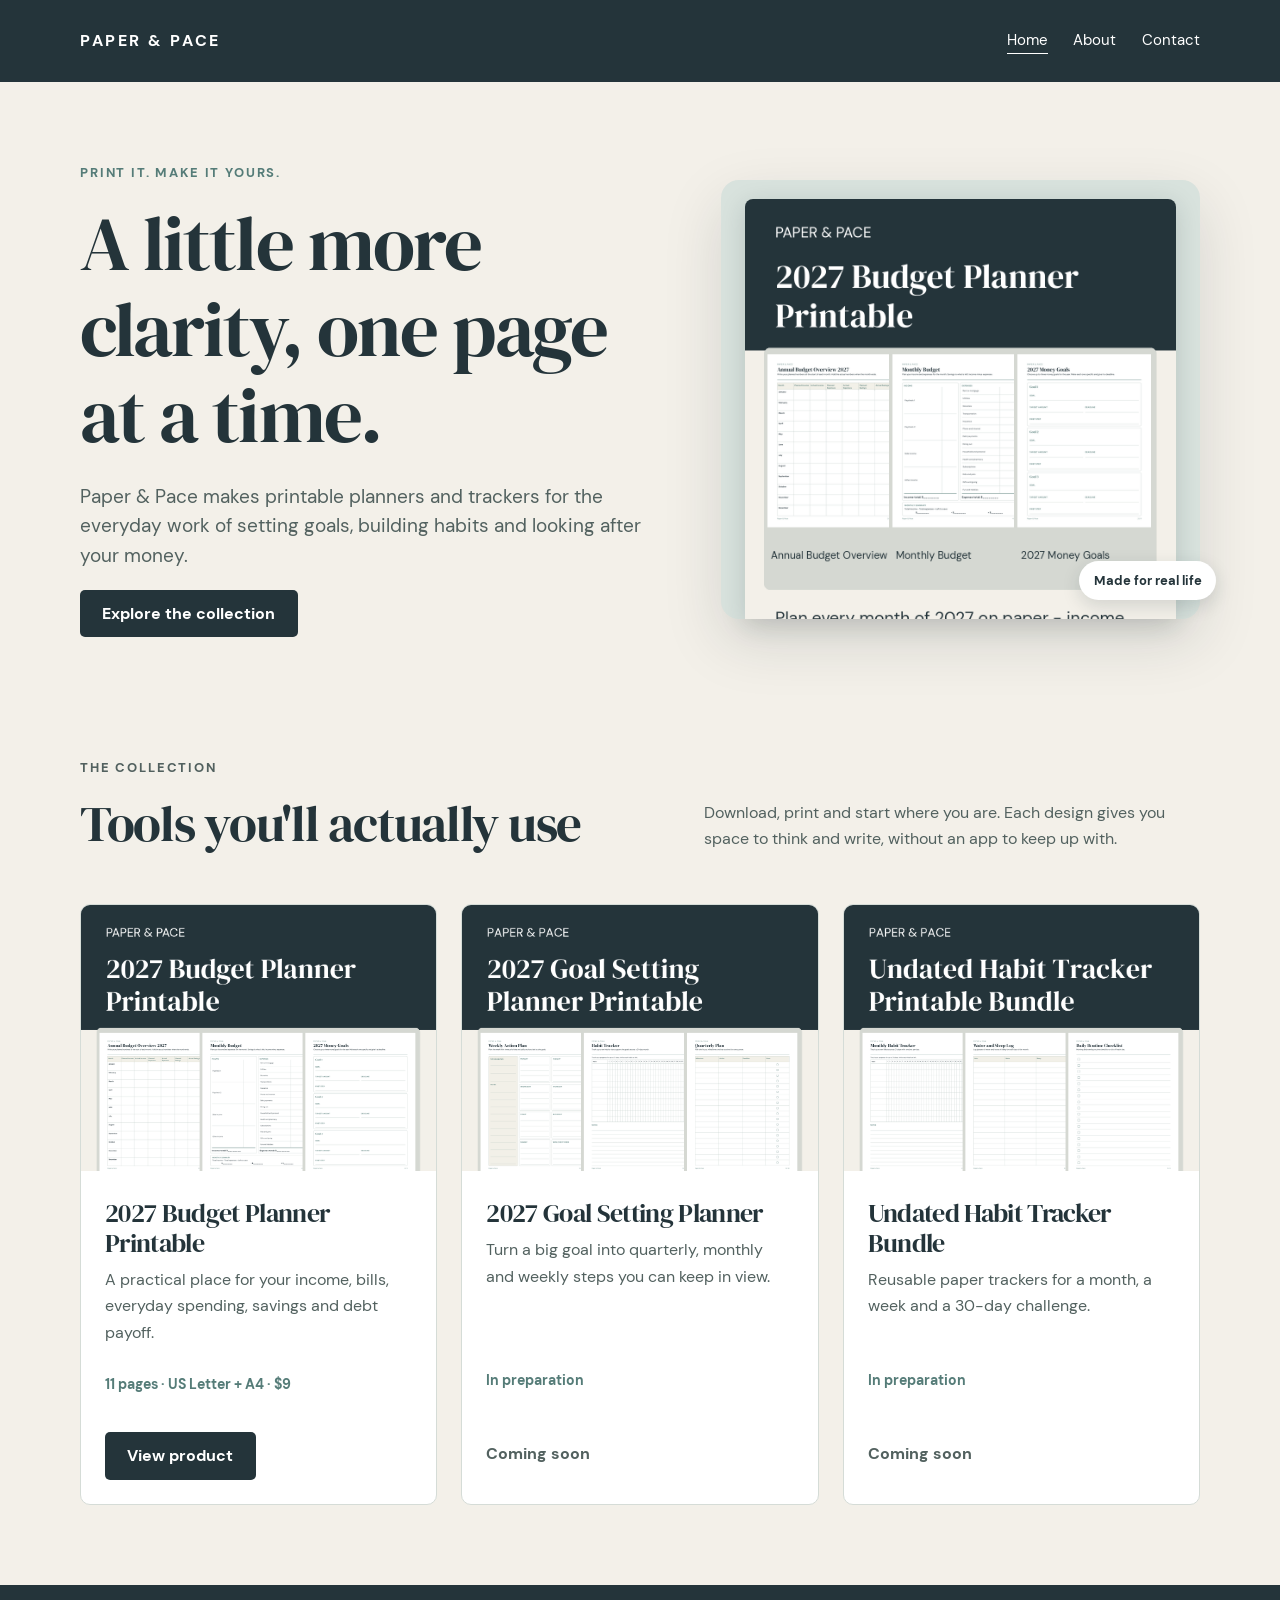
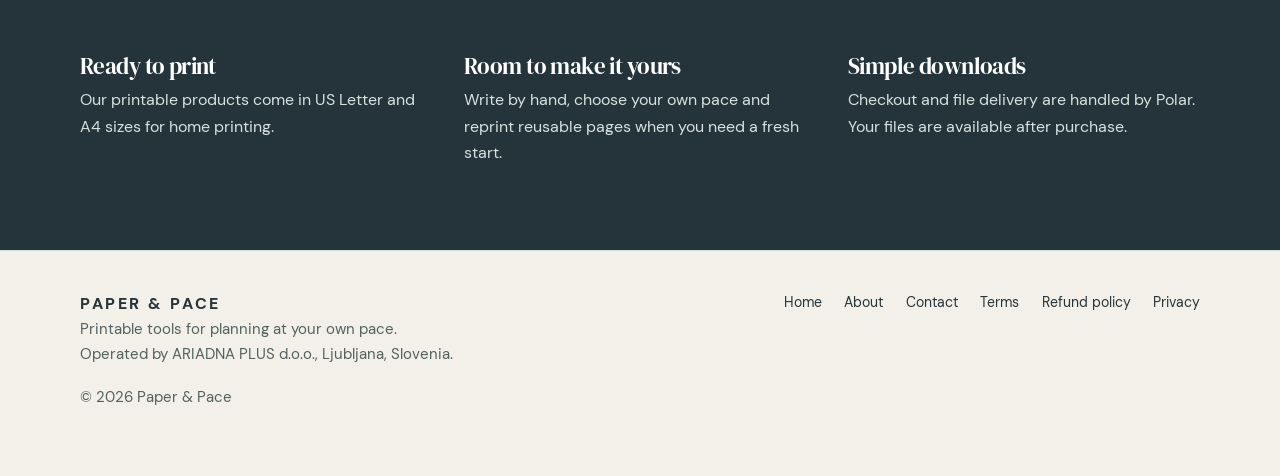
<file: index.html>
<!doctype html>
<html lang="en">
<head>
  <meta charset="utf-8">
  <meta name="viewport" content="width=device-width, initial-scale=1">
  <meta name="description" content="Thoughtful printable planners and trackers for money, goals and habits.">
  <meta name="theme-color" content="#24343A">
  <title>Printable planners and trackers | Paper &amp; Pace</title>
  <link rel="stylesheet" href="styles.css">
</head>
<body>
  <header class="site-header"><div class="shell header-inner"><a class="brand" href="index.html">Paper &amp; Pace</a><nav class="main-nav" aria-label="Main navigation"><a href="index.html" aria-current=page>Home</a><a href="about.html">About</a><a href="contact.html">Contact</a></nav></div></header>
  <main id="main"><section class="shell hero"><div><p class="eyebrow">Print it. Make it yours.</p><h1>A little more clarity, one page at a time.</h1><p class="lede">Paper &amp; Pace makes printable planners and trackers for the everyday work of setting goals, building habits and looking after your money.</p><a class="button" href="#products">Explore the collection</a></div><div class="hero-art"><img src="assets/covers/budget-planner-2027.png" alt="Preview of the 2027 Budget Planner printable cover"><span>Made for real life</span></div></section><section class="shell section" id="products"><div class="section-head"><div><p class="eyebrow">The collection</p><h2>Tools you'll actually use</h2></div><p>Download, print and start where you are. Each design gives you space to think and write, without an app to keep up with.</p></div><div class="product-grid"><article class="product-card"><img src="assets/covers/budget-planner-2027.png" alt="Cover of 2027 Budget Planner Printable" loading="lazy"><div class="product-body"><h3>2027 Budget Planner Printable</h3><p>A practical place for your income, bills, everyday spending, savings and debt payoff.</p><p class="product-meta">11 pages · US Letter + A4 · $9</p><div class="product-action"><a class="button" href="https://buy.polar.sh/polar_cl_9FioCKxYFsAY8wdo4qPlCGcsDnH46JvN45o9R3Szsd1" rel="noopener noreferrer">View product</a></div></div></article><article class="product-card"><img src="assets/covers/goal-planner-2027.png" alt="Cover of 2027 Goal Setting Planner" loading="lazy"><div class="product-body"><h3>2027 Goal Setting Planner</h3><p>Turn a big goal into quarterly, monthly and weekly steps you can keep in view.</p><p class="product-meta">In preparation</p><div class="product-action"><span class="coming-soon">Coming soon</span></div></div></article><article class="product-card"><img src="assets/covers/habit-tracker-bundle.png" alt="Cover of Undated Habit Tracker Bundle" loading="lazy"><div class="product-body"><h3>Undated Habit Tracker Bundle</h3><p>Reusable paper trackers for a month, a week and a 30-day challenge.</p><p class="product-meta">In preparation</p><div class="product-action"><span class="coming-soon">Coming soon</span></div></div></article></div></section><section class="feature-band"><div class="shell feature-grid"><div><h3>Ready to print</h3><p>Our printable products come in US Letter and A4 sizes for home printing.</p></div><div><h3>Room to make it yours</h3><p>Write by hand, choose your own pace and reprint reusable pages when you need a fresh start.</p></div><div><h3>Simple downloads</h3><p>Checkout and file delivery are handled by Polar. Your files are available after purchase.</p></div></div></section></main>
  <footer class="site-footer"><div class="shell footer-inner"><div><a class="brand" href="index.html">Paper &amp; Pace</a><p>Printable tools for planning at your own pace.<br>Operated by ARIADNA PLUS d.o.o., Ljubljana, Slovenia.</p><p>© 2026 Paper &amp; Pace</p></div><nav class="footer-links" aria-label="Footer navigation"><a href="index.html">Home</a><a href="about.html">About</a><a href="contact.html">Contact</a><a href="terms.html">Terms</a><a href="refund.html">Refund policy</a><a href="privacy.html">Privacy</a></nav></div></footer>
</body>
</html>
</file>
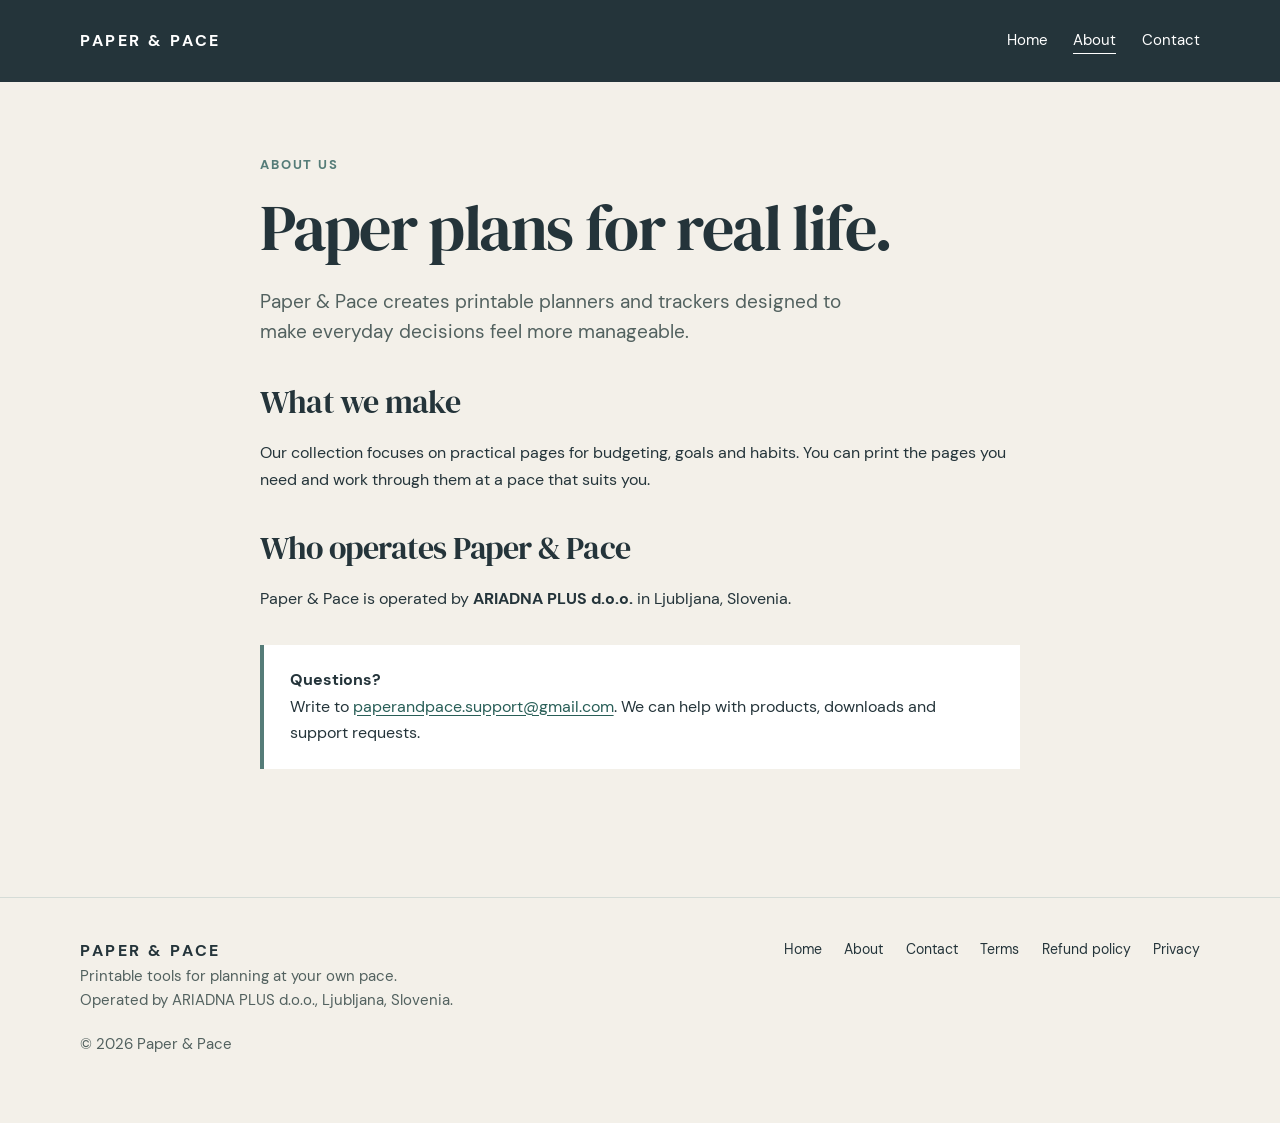
<file: about.html>
<!doctype html>
<html lang="en">
<head>
  <meta charset="utf-8">
  <meta name="viewport" content="width=device-width, initial-scale=1">
  <meta name="description" content="Meet Paper &amp; Pace, printable tools operated by ARIADNA PLUS d.o.o. in Ljubljana, Slovenia.">
  <meta name="theme-color" content="#24343A">
  <title>About | Paper &amp; Pace</title>
  <link rel="stylesheet" href="styles.css">
</head>
<body>
  <header class="site-header"><div class="shell header-inner"><a class="brand" href="index.html">Paper &amp; Pace</a><nav class="main-nav" aria-label="Main navigation"><a href="index.html">Home</a><a href="about.html" aria-current=page>About</a><a href="contact.html">Contact</a></nav></div></header>
  <main id="main"><div class="shell prose"><p class="eyebrow">About us</p><h1>Paper plans for real life.</h1><p class="lede">Paper &amp; Pace creates printable planners and trackers designed to make everyday decisions feel more manageable.</p><h2>What we make</h2><p>Our collection focuses on practical pages for budgeting, goals and habits. You can print the pages you need and work through them at a pace that suits you.</p><h2>Who operates Paper &amp; Pace</h2><p>Paper &amp; Pace is operated by <strong>ARIADNA PLUS d.o.o.</strong> in Ljubljana, Slovenia.</p><div class="card-note"><strong>Questions?</strong><br>Write to <a href="mailto:paperandpace.support@gmail.com">paperandpace.support@gmail.com</a>. We can help with products, downloads and support requests.</div></div></main>
  <footer class="site-footer"><div class="shell footer-inner"><div><a class="brand" href="index.html">Paper &amp; Pace</a><p>Printable tools for planning at your own pace.<br>Operated by ARIADNA PLUS d.o.o., Ljubljana, Slovenia.</p><p>© 2026 Paper &amp; Pace</p></div><nav class="footer-links" aria-label="Footer navigation"><a href="index.html">Home</a><a href="about.html">About</a><a href="contact.html">Contact</a><a href="terms.html">Terms</a><a href="refund.html">Refund policy</a><a href="privacy.html">Privacy</a></nav></div></footer>
</body>
</html>
</file>
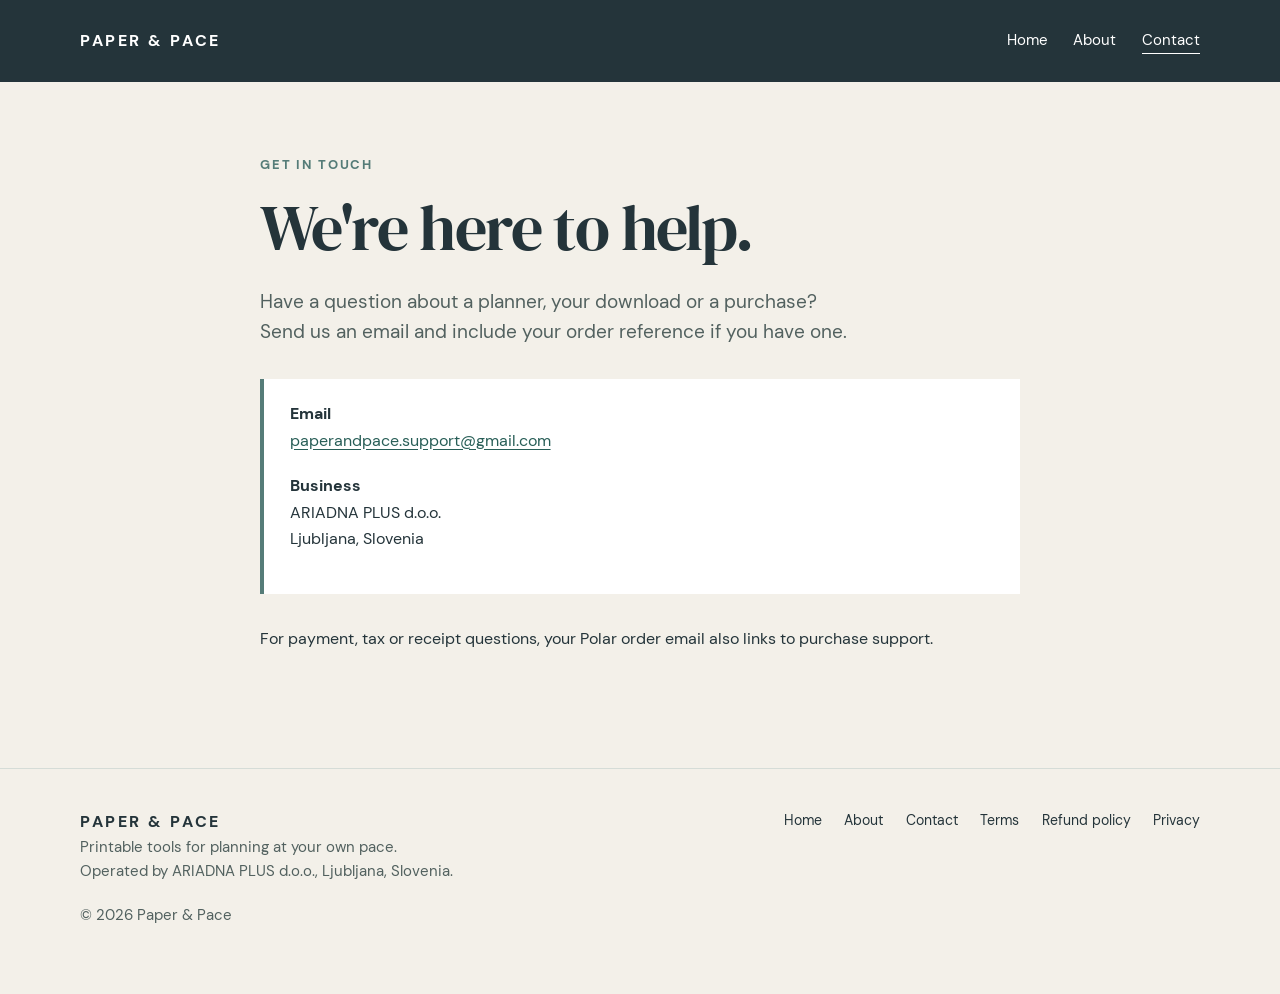
<file: contact.html>
<!doctype html>
<html lang="en">
<head>
  <meta charset="utf-8">
  <meta name="viewport" content="width=device-width, initial-scale=1">
  <meta name="description" content="Contact Paper &amp; Pace for product and download support.">
  <meta name="theme-color" content="#24343A">
  <title>Contact | Paper &amp; Pace</title>
  <link rel="stylesheet" href="styles.css">
</head>
<body>
  <header class="site-header"><div class="shell header-inner"><a class="brand" href="index.html">Paper &amp; Pace</a><nav class="main-nav" aria-label="Main navigation"><a href="index.html">Home</a><a href="about.html">About</a><a href="contact.html" aria-current=page>Contact</a></nav></div></header>
  <main id="main"><div class="shell prose"><p class="eyebrow">Get in touch</p><h1>We're here to help.</h1><p class="lede">Have a question about a planner, your download or a purchase? Send us an email and include your order reference if you have one.</p><div class="card-note"><p><strong>Email</strong><br><a href="mailto:paperandpace.support@gmail.com">paperandpace.support@gmail.com</a></p><p><strong>Business</strong><br>ARIADNA PLUS d.o.o.<br>Ljubljana, Slovenia</p></div><p>For payment, tax or receipt questions, your Polar order email also links to purchase support.</p></div></main>
  <footer class="site-footer"><div class="shell footer-inner"><div><a class="brand" href="index.html">Paper &amp; Pace</a><p>Printable tools for planning at your own pace.<br>Operated by ARIADNA PLUS d.o.o., Ljubljana, Slovenia.</p><p>© 2026 Paper &amp; Pace</p></div><nav class="footer-links" aria-label="Footer navigation"><a href="index.html">Home</a><a href="about.html">About</a><a href="contact.html">Contact</a><a href="terms.html">Terms</a><a href="refund.html">Refund policy</a><a href="privacy.html">Privacy</a></nav></div></footer>
</body>
</html>
</file>
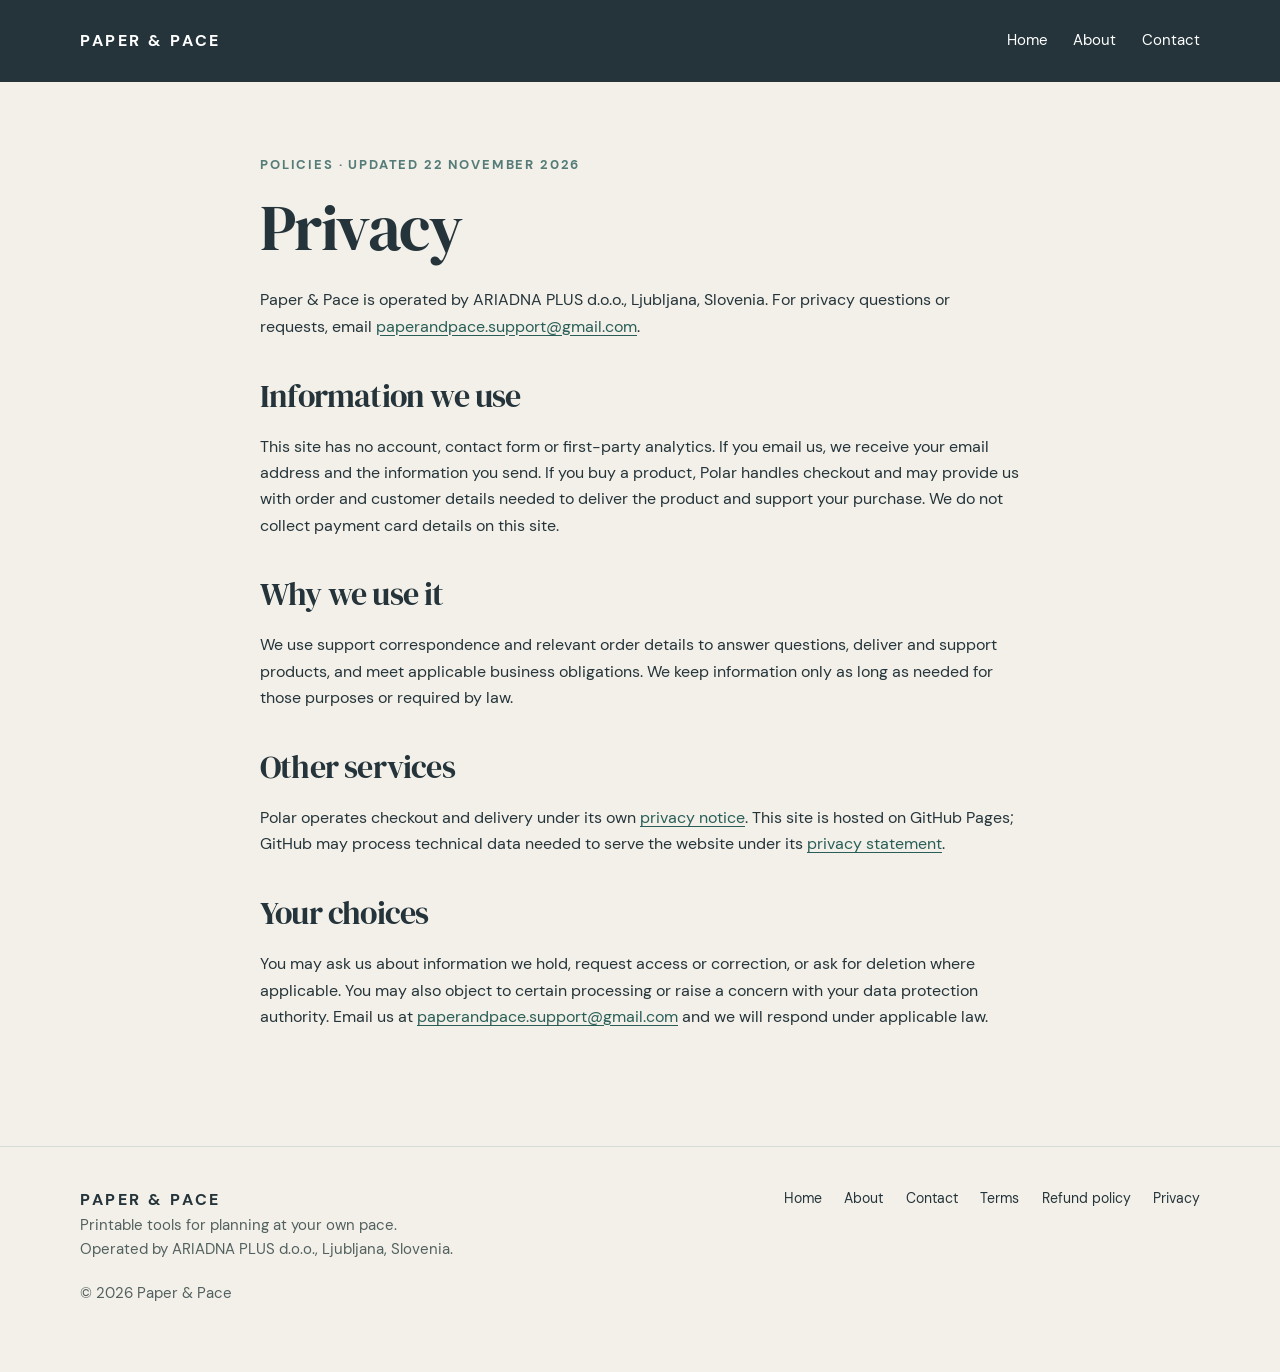
<file: privacy.html>
<!doctype html>
<html lang="en">
<head>
  <meta charset="utf-8">
  <meta name="viewport" content="width=device-width, initial-scale=1">
  <meta name="description" content="How Paper &amp; Pace handles contact and purchase information.">
  <meta name="theme-color" content="#24343A">
  <title>Privacy | Paper &amp; Pace</title>
  <link rel="stylesheet" href="styles.css">
</head>
<body>
  <header class="site-header"><div class="shell header-inner"><a class="brand" href="index.html">Paper &amp; Pace</a><nav class="main-nav" aria-label="Main navigation"><a href="index.html">Home</a><a href="about.html">About</a><a href="contact.html">Contact</a></nav></div></header>
  <main id="main"><div class="shell prose"><p class="eyebrow">Policies · Updated 22 November 2026</p><h1>Privacy</h1><p>Paper &amp; Pace is operated by ARIADNA PLUS d.o.o., Ljubljana, Slovenia. For privacy questions or requests, email <a href="mailto:paperandpace.support@gmail.com">paperandpace.support@gmail.com</a>.</p><h2>Information we use</h2><p>This site has no account, contact form or first-party analytics. If you email us, we receive your email address and the information you send. If you buy a product, Polar handles checkout and may provide us with order and customer details needed to deliver the product and support your purchase. We do not collect payment card details on this site.</p><h2>Why we use it</h2><p>We use support correspondence and relevant order details to answer questions, deliver and support products, and meet applicable business obligations. We keep information only as long as needed for those purposes or required by law.</p><h2>Other services</h2><p>Polar operates checkout and delivery under its own <a href="https://polar.sh/legal/privacy-policy" rel="noopener noreferrer">privacy notice</a>. This site is hosted on GitHub Pages; GitHub may process technical data needed to serve the website under its <a href="https://docs.github.com/en/site-policy/privacy-policies/github-general-privacy-statement" rel="noopener noreferrer">privacy statement</a>.</p><h2>Your choices</h2><p>You may ask us about information we hold, request access or correction, or ask for deletion where applicable. You may also object to certain processing or raise a concern with your data protection authority. Email us at <a href="mailto:paperandpace.support@gmail.com">paperandpace.support@gmail.com</a> and we will respond under applicable law.</p></div></main>
  <footer class="site-footer"><div class="shell footer-inner"><div><a class="brand" href="index.html">Paper &amp; Pace</a><p>Printable tools for planning at your own pace.<br>Operated by ARIADNA PLUS d.o.o., Ljubljana, Slovenia.</p><p>© 2026 Paper &amp; Pace</p></div><nav class="footer-links" aria-label="Footer navigation"><a href="index.html">Home</a><a href="about.html">About</a><a href="contact.html">Contact</a><a href="terms.html">Terms</a><a href="refund.html">Refund policy</a><a href="privacy.html">Privacy</a></nav></div></footer>
</body>
</html>
</file>
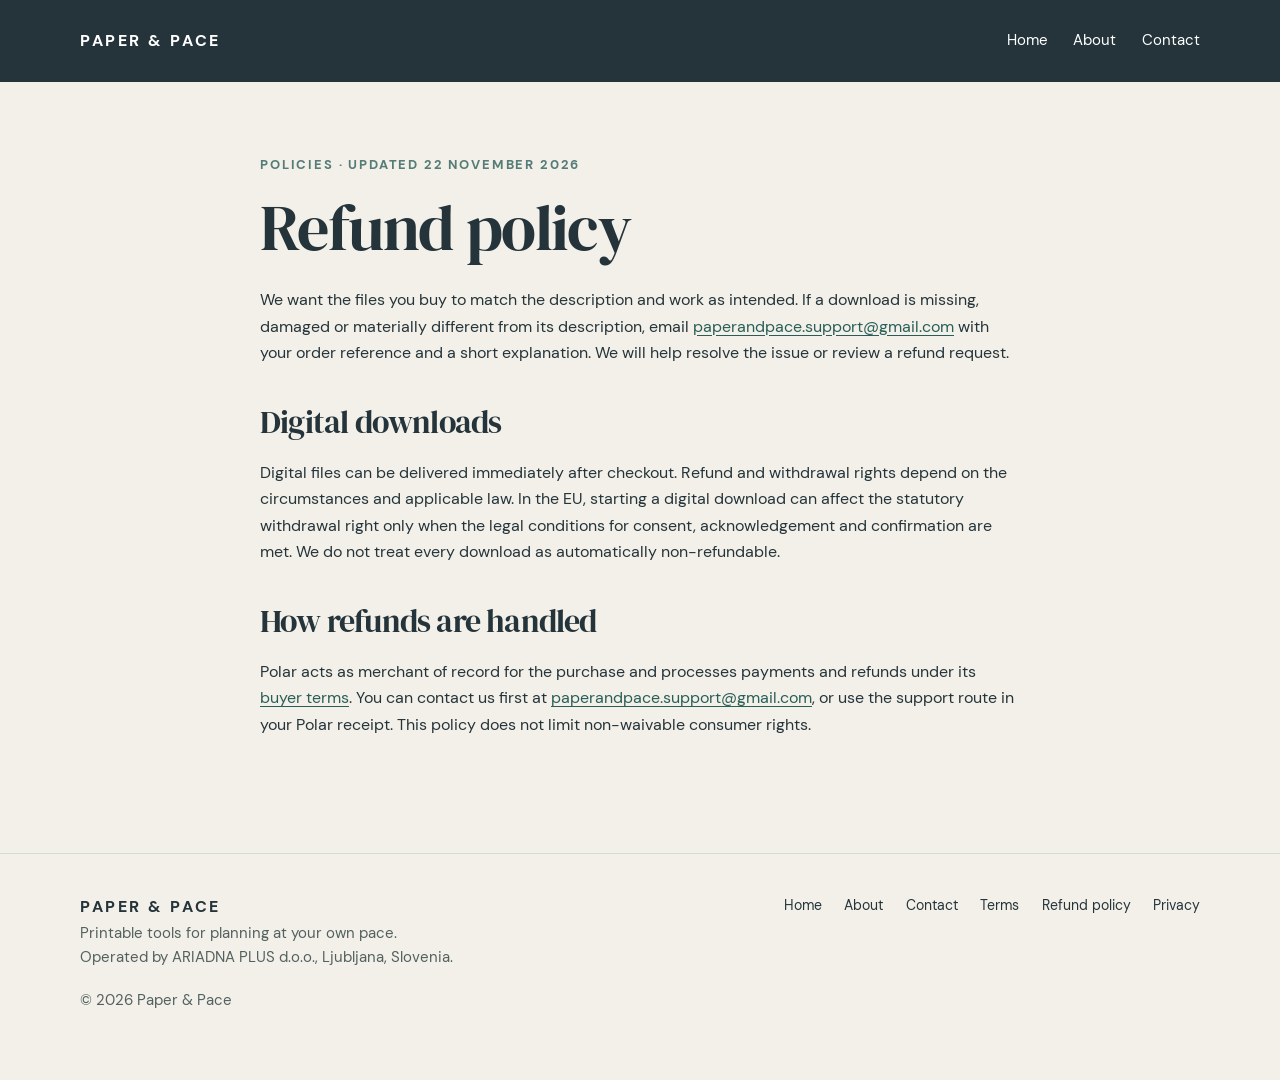
<file: refund.html>
<!doctype html>
<html lang="en">
<head>
  <meta charset="utf-8">
  <meta name="viewport" content="width=device-width, initial-scale=1">
  <meta name="description" content="Refund and support policy for Paper &amp; Pace digital downloads.">
  <meta name="theme-color" content="#24343A">
  <title>Refund policy | Paper &amp; Pace</title>
  <link rel="stylesheet" href="styles.css">
</head>
<body>
  <header class="site-header"><div class="shell header-inner"><a class="brand" href="index.html">Paper &amp; Pace</a><nav class="main-nav" aria-label="Main navigation"><a href="index.html">Home</a><a href="about.html">About</a><a href="contact.html">Contact</a></nav></div></header>
  <main id="main"><div class="shell prose"><p class="eyebrow">Policies · Updated 22 November 2026</p><h1>Refund policy</h1><p>We want the files you buy to match the description and work as intended. If a download is missing, damaged or materially different from its description, email <a href="mailto:paperandpace.support@gmail.com">paperandpace.support@gmail.com</a> with your order reference and a short explanation. We will help resolve the issue or review a refund request.</p><h2>Digital downloads</h2><p>Digital files can be delivered immediately after checkout. Refund and withdrawal rights depend on the circumstances and applicable law. In the EU, starting a digital download can affect the statutory withdrawal right only when the legal conditions for consent, acknowledgement and confirmation are met. We do not treat every download as automatically non-refundable.</p><h2>How refunds are handled</h2><p>Polar acts as merchant of record for the purchase and processes payments and refunds under its <a href="https://polar.sh/legal/checkout-buyer-terms" rel="noopener noreferrer">buyer terms</a>. You can contact us first at <a href="mailto:paperandpace.support@gmail.com">paperandpace.support@gmail.com</a>, or use the support route in your Polar receipt. This policy does not limit non-waivable consumer rights.</p></div></main>
  <footer class="site-footer"><div class="shell footer-inner"><div><a class="brand" href="index.html">Paper &amp; Pace</a><p>Printable tools for planning at your own pace.<br>Operated by ARIADNA PLUS d.o.o., Ljubljana, Slovenia.</p><p>© 2026 Paper &amp; Pace</p></div><nav class="footer-links" aria-label="Footer navigation"><a href="index.html">Home</a><a href="about.html">About</a><a href="contact.html">Contact</a><a href="terms.html">Terms</a><a href="refund.html">Refund policy</a><a href="privacy.html">Privacy</a></nav></div></footer>
</body>
</html>
</file>
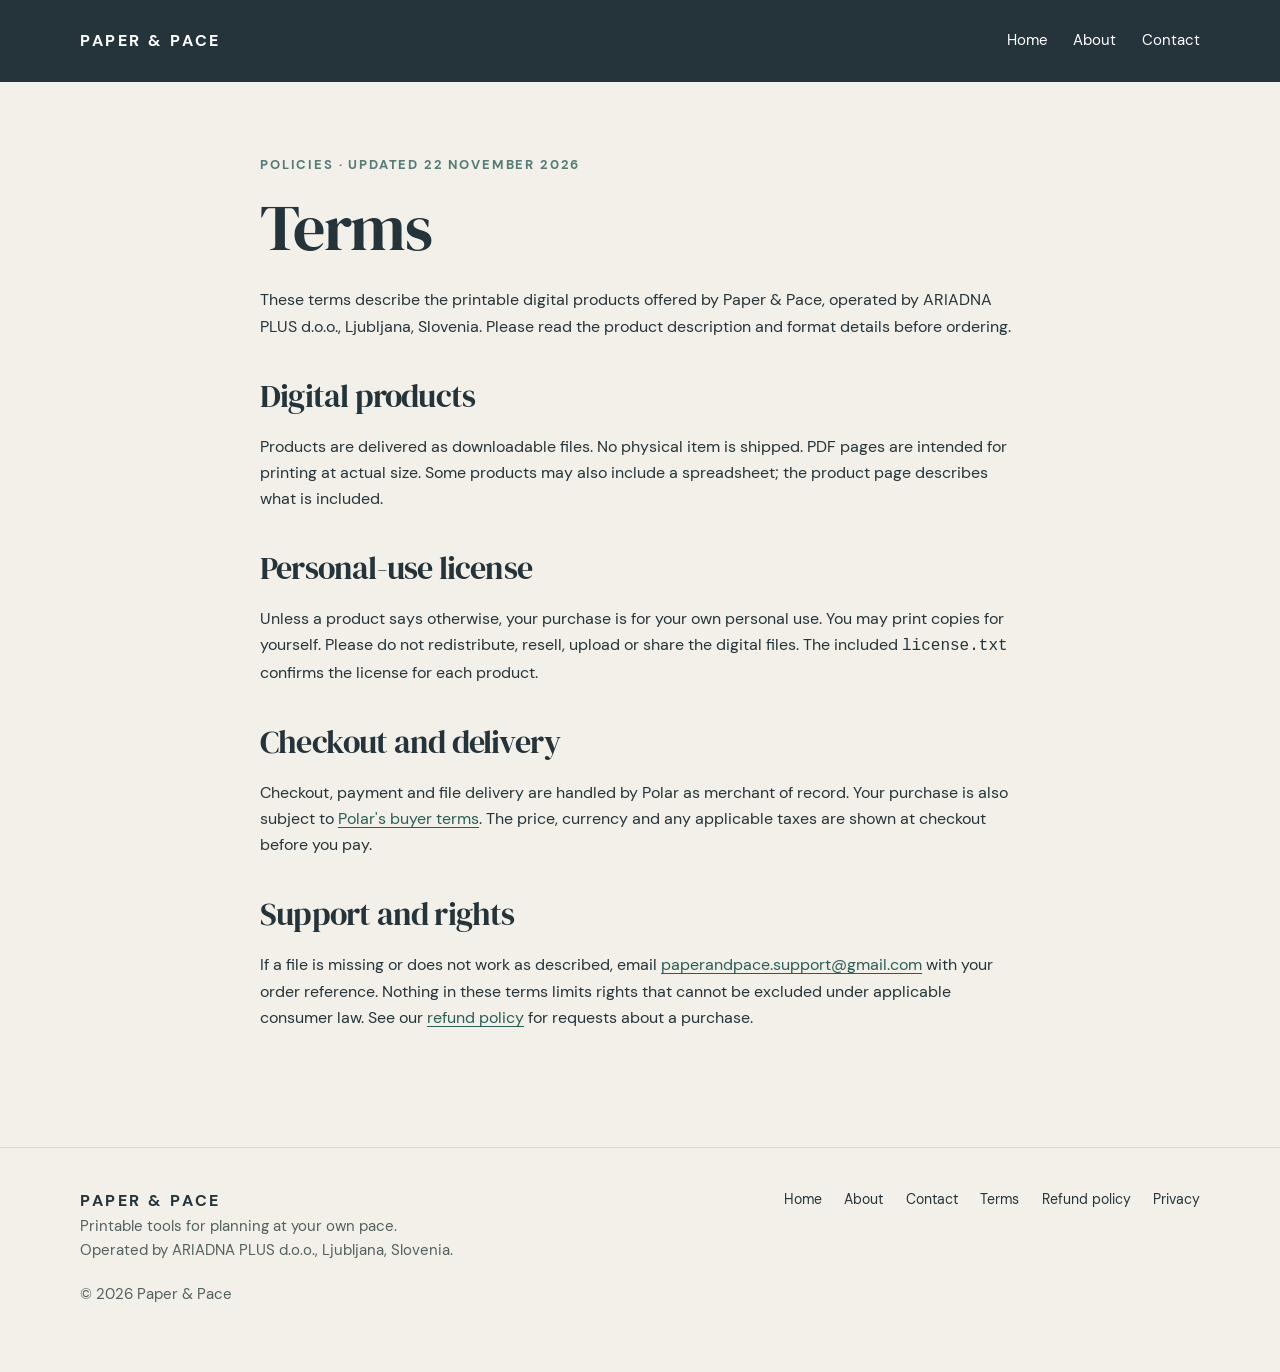
<file: terms.html>
<!doctype html>
<html lang="en">
<head>
  <meta charset="utf-8">
  <meta name="viewport" content="width=device-width, initial-scale=1">
  <meta name="description" content="Terms for Paper &amp; Pace digital printable products.">
  <meta name="theme-color" content="#24343A">
  <title>Terms | Paper &amp; Pace</title>
  <link rel="stylesheet" href="styles.css">
</head>
<body>
  <header class="site-header"><div class="shell header-inner"><a class="brand" href="index.html">Paper &amp; Pace</a><nav class="main-nav" aria-label="Main navigation"><a href="index.html">Home</a><a href="about.html">About</a><a href="contact.html">Contact</a></nav></div></header>
  <main id="main"><div class="shell prose"><p class="eyebrow">Policies · Updated 22 November 2026</p><h1>Terms</h1><p>These terms describe the printable digital products offered by Paper &amp; Pace, operated by ARIADNA PLUS d.o.o., Ljubljana, Slovenia. Please read the product description and format details before ordering.</p><h2>Digital products</h2><p>Products are delivered as downloadable files. No physical item is shipped. PDF pages are intended for printing at actual size. Some products may also include a spreadsheet; the product page describes what is included.</p><h2>Personal-use license</h2><p>Unless a product says otherwise, your purchase is for your own personal use. You may print copies for yourself. Please do not redistribute, resell, upload or share the digital files. The included <code>license.txt</code> confirms the license for each product.</p><h2>Checkout and delivery</h2><p>Checkout, payment and file delivery are handled by Polar as merchant of record. Your purchase is also subject to <a href="https://polar.sh/legal/checkout-buyer-terms" rel="noopener noreferrer">Polar's buyer terms</a>. The price, currency and any applicable taxes are shown at checkout before you pay.</p><h2>Support and rights</h2><p>If a file is missing or does not work as described, email <a href="mailto:paperandpace.support@gmail.com">paperandpace.support@gmail.com</a> with your order reference. Nothing in these terms limits rights that cannot be excluded under applicable consumer law. See our <a href="refund.html">refund policy</a> for requests about a purchase.</p></div></main>
  <footer class="site-footer"><div class="shell footer-inner"><div><a class="brand" href="index.html">Paper &amp; Pace</a><p>Printable tools for planning at your own pace.<br>Operated by ARIADNA PLUS d.o.o., Ljubljana, Slovenia.</p><p>© 2026 Paper &amp; Pace</p></div><nav class="footer-links" aria-label="Footer navigation"><a href="index.html">Home</a><a href="about.html">About</a><a href="contact.html">Contact</a><a href="terms.html">Terms</a><a href="refund.html">Refund policy</a><a href="privacy.html">Privacy</a></nav></div></footer>
</body>
</html>
</file>
<file: styles.css>
@font-face{font-family:DM Sans;src:url('assets/fonts/DMSans.ttf') format('truetype');font-display:swap}
@font-face{font-family:DM Sans;src:url('assets/fonts/DMSans-Bold.ttf') format('truetype');font-weight:700;font-display:swap}
@font-face{font-family:DM Serif Display;src:url('assets/fonts/DMSerifDisplay-Regular.ttf') format('truetype');font-display:swap}
:root{--ink:#24343A;--accent:#557C78;--paper:#F3F0E9;--white:#fff;--line:#d5dcd7;--muted:#52615f}
*{box-sizing:border-box}
html{scroll-behavior:smooth}
body{margin:0;background:var(--paper);color:var(--ink);font:400 1rem/1.65 'DM Sans',Arial,sans-serif}
a{color:inherit}
a:focus-visible,button:focus-visible{outline:3px solid var(--accent);outline-offset:3px}
.shell{width:min(1120px,calc(100% - 2.5rem));margin-inline:auto}
.site-header{background:var(--ink);color:var(--white)}
.header-inner{display:flex;align-items:center;justify-content:space-between;gap:1.5rem;min-height:82px}
.brand{font-weight:700;letter-spacing:.16em;text-transform:uppercase;text-decoration:none;font-size:1rem;white-space:nowrap}
.main-nav{display:flex;align-items:center;gap:1.6rem;flex-wrap:wrap}
.main-nav a{font-size:.94rem;text-decoration:none;border-bottom:1px solid transparent}
.main-nav a:hover,.main-nav a[aria-current=page]{border-color:currentColor}
.hero{padding:5rem 0 4.5rem;display:grid;grid-template-columns:1.1fr .9fr;align-items:center;gap:3.5rem}
.eyebrow{font-weight:700;color:var(--accent);text-transform:uppercase;letter-spacing:.14em;font-size:.82rem;margin:0 0 1rem}
h1,h2,h3{font-family:'DM Serif Display',Georgia,serif;font-weight:400;line-height:1.12;letter-spacing:-.025em}
h1{font-size:clamp(3.2rem,6vw,5.5rem);margin:0 0 1.5rem}
h2{font-size:clamp(2.2rem,4vw,3.5rem);margin:0 0 1.2rem}
h3{font-size:1.65rem;margin:.25rem 0 .55rem}
p{margin:0 0 1.2rem}
.lede{font-size:1.2rem;line-height:1.55;max-width:37rem;color:var(--muted)}
.hero-art{position:relative;padding:1.2rem 1.5rem 0;border-radius:18px;background:#d8e2dd;box-shadow:0 22px 60px #17272d22}
.hero-art img{display:block;width:100%;height:420px;object-fit:cover;object-position:top;border-radius:8px 8px 0 0;box-shadow:0 6px 25px #17272d2b}
.hero-art span{position:absolute;right:-1rem;bottom:1.2rem;padding:.55rem .9rem;background:var(--white);border-radius:50px;box-shadow:0 6px 18px #17272d25;font-weight:700;font-size:.82rem}
.button{display:inline-block;padding:.88rem 1.4rem;background:var(--ink);color:var(--white);border-radius:5px;text-decoration:none;font-weight:700;line-height:1.2}
.button:hover{background:var(--accent)}
.button-light{background:var(--white);color:var(--ink)}
.section{padding:3rem 0 5rem}
.section-head{display:flex;align-items:end;justify-content:space-between;gap:2rem;margin-bottom:2rem}
.section-head p{max-width:31rem;color:var(--muted)}
.product-grid{display:grid;grid-template-columns:repeat(3,1fr);gap:1.5rem}
.product-card{background:var(--white);border:1px solid var(--line);border-radius:10px;overflow:hidden;display:flex;flex-direction:column}
.product-card img{display:block;width:100%;aspect-ratio:4/3;object-fit:cover;object-position:top;background:#dfe4df}
.product-body{padding:1.5rem;display:flex;flex-direction:column;flex:1}
.product-body p{color:var(--muted)}
.product-meta{font-size:.9rem;font-weight:700;color:var(--accent)!important;margin-top:auto;padding-top:.5rem}
.product-action{margin-top:1rem}
.coming-soon{display:inline-block;padding:.8rem 0;color:var(--muted);font-weight:700}
.feature-band{background:var(--ink);color:var(--white);padding:4rem 0}
.feature-grid{display:grid;grid-template-columns:repeat(3,1fr);gap:2rem}
.feature-grid h3{font-size:1.45rem}
.feature-grid p{color:#d9e2df}
.prose{max-width:760px;padding:4.5rem 0 6rem}
.prose h1{font-size:clamp(2.7rem,5vw,4.4rem)}
.prose h2{font-size:2rem;margin-top:2.4rem}
.prose ul{padding-left:1.4rem}
.prose li{margin-bottom:.45rem}
.prose a{color:#285e57;text-underline-offset:3px}
.card-note{background:var(--white);border-left:4px solid var(--accent);padding:1.4rem 1.6rem;margin:2rem 0}
.site-footer{border-top:1px solid var(--line);padding:2.5rem 0 3rem}
.footer-inner{display:flex;justify-content:space-between;gap:2rem;flex-wrap:wrap}
.footer-inner p{max-width:26rem;color:var(--muted);font-size:.92rem}
.footer-links{display:flex;gap:.8rem 1.4rem;flex-wrap:wrap;align-content:start}
.footer-links a{font-size:.88rem;text-decoration:none}
.footer-links a:hover{text-decoration:underline}
@media(max-width:800px){.hero{grid-template-columns:1fr;padding-top:3.5rem}.hero-art{max-width:540px}.product-grid,.feature-grid{grid-template-columns:1fr 1fr}.section-head{display:block}}
@media(max-width:560px){.shell{width:min(100% - 2rem,1120px)}.header-inner{display:block;padding:1.1rem 0}.main-nav{gap:.75rem 1.2rem;margin-top:.7rem}.hero{gap:2rem}.hero-art img{height:340px}.hero-art span{right:.25rem}.product-grid,.feature-grid{grid-template-columns:1fr}.section{padding-bottom:3.5rem}.prose{padding:3rem 0 4rem}}
</file>
